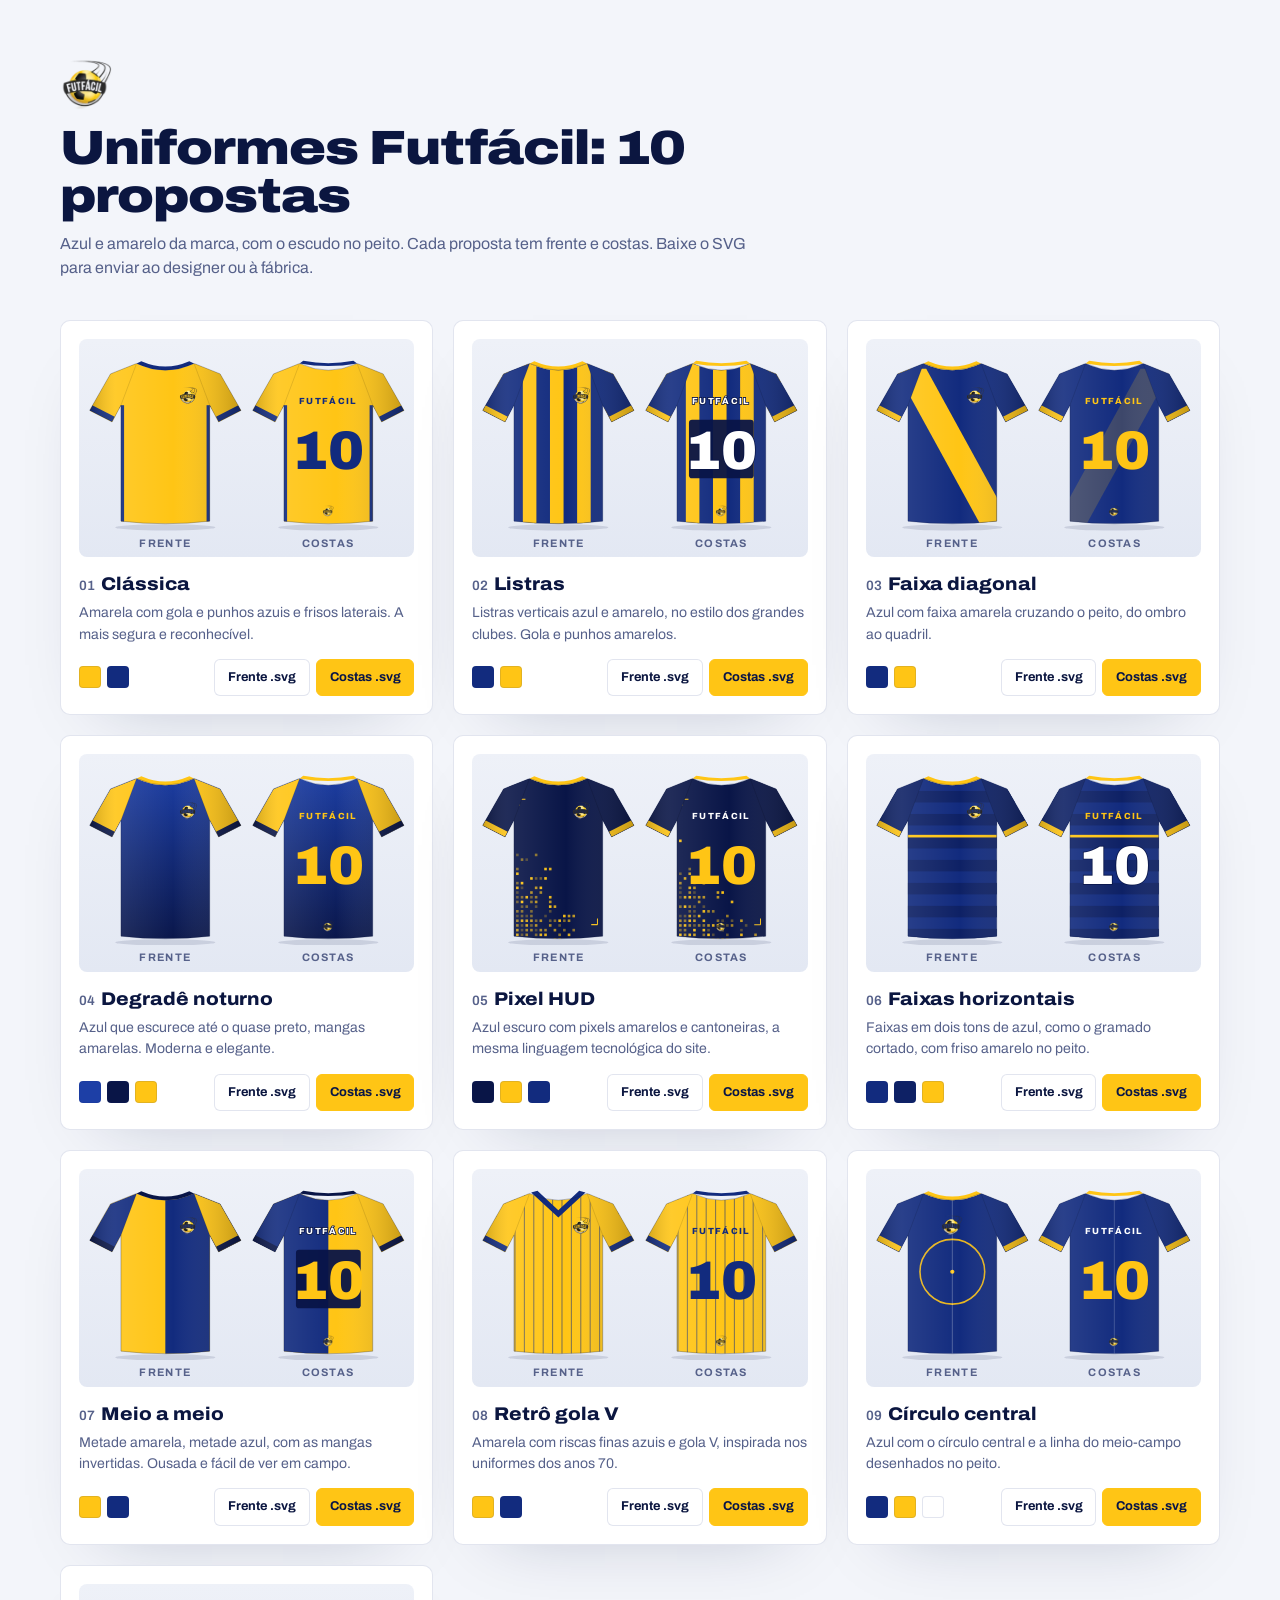
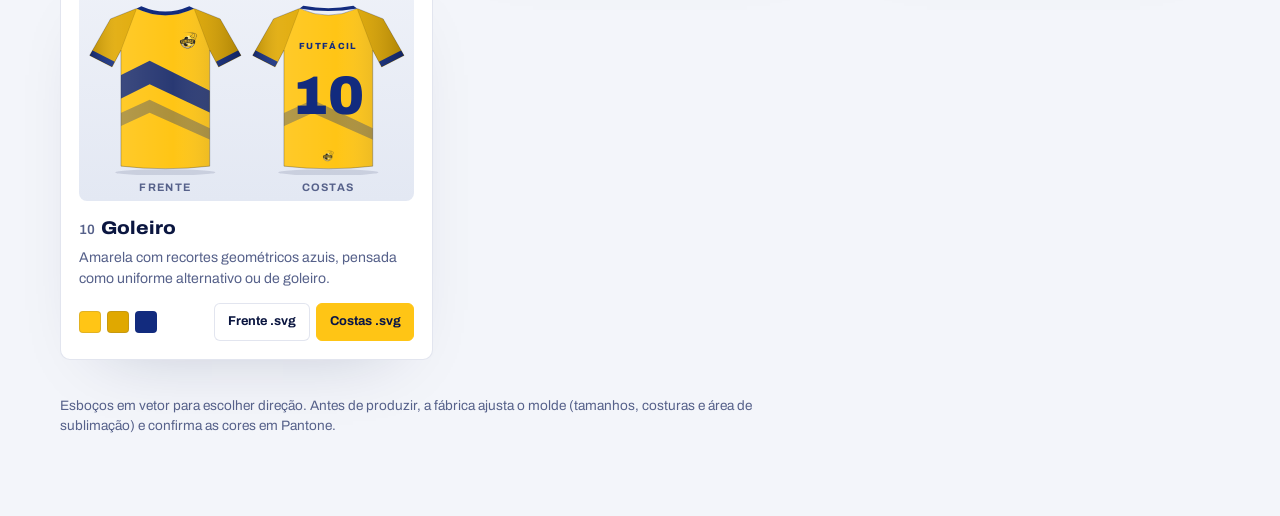
<file: uniformes/index.html>
<!doctype html>
<html lang="pt-BR">
<head>
  <meta charset="utf-8">
  <meta name="viewport" content="width=device-width, initial-scale=1">
  <title>Uniformes Futfácil: propostas</title>
  <link rel="icon" type="image/png" sizes="32x32" href="../assets/img/favicon-32.png">
  <link rel="preconnect" href="https://fonts.googleapis.com">
  <link rel="preconnect" href="https://fonts.gstatic.com" crossorigin>
  <link rel="stylesheet" href="https://fonts.googleapis.com/css2?family=Archivo:wdth,wght@62..125,100..900&display=swap">
  <style>
    :root {
      --yellow: #ffc515;
      --blue: #122b7e;
      --blue-700: #0e2165;
      --blue-900: #091547;
      --bg: #f3f5fa;
      --fg: #0b1640;
      --muted: #56618a;
      --line: rgba(18, 43, 126, .12);
    }
    * { box-sizing: border-box; margin: 0; padding: 0; }
    body { font-family: "Archivo", system-ui, sans-serif; background: var(--bg); color: var(--fg); line-height: 1.5; }
    .wrap { max-width: 1240px; margin: 0 auto; padding: 56px clamp(16px, 4vw, 40px) 80px; }

    header { display: grid; gap: 12px; margin-bottom: 40px; max-width: 720px; }
    header img { width: 56px; height: 56px; }
    h1 { font-size: clamp(1.9rem, 1.2rem + 2.4vw, 3rem); font-weight: 900; font-variation-settings: "wdth" 118; line-height: 1; letter-spacing: -.02em; }
    header p { color: var(--muted); }

    .grid { display: grid; gap: 20px; grid-template-columns: repeat(auto-fill, minmax(360px, 1fr)); }
    .card {
      display: grid;
      gap: 14px;
      padding: 18px;
      background: #fff;
      border: 1px solid var(--line);
      border-radius: 10px;
      box-shadow: 0 30px 70px -45px rgba(11, 22, 64, .25);
    }
    .stage {
      display: grid;
      grid-template-columns: 1fr 1fr;
      gap: 6px;
      padding: 14px 8px 6px;
      border-radius: 8px;
      background: linear-gradient(180deg, #eef1f8, #e3e8f3);
    }
    .stage figure { display: grid; justify-items: center; gap: 4px; }
    .stage svg { width: 100%; height: auto; display: block; }
    .stage figcaption { font-size: .68rem; font-weight: 700; letter-spacing: .12em; text-transform: uppercase; color: var(--muted); }
    .meta { display: grid; gap: 4px; }
    .meta h2 { font-size: 1.15rem; font-weight: 800; font-variation-settings: "wdth" 110; }
    .meta h2 span { color: var(--muted); font-weight: 600; font-variation-settings: normal; font-size: .85rem; margin-right: 6px; }
    .meta p { font-size: .88rem; color: var(--muted); }
    .foot { display: flex; align-items: center; justify-content: space-between; gap: 10px; flex-wrap: wrap; }
    .swatches { display: flex; gap: 6px; }
    .swatches i { width: 22px; height: 22px; border-radius: 4px; border: 1px solid var(--line); }
    .actions { display: flex; gap: 6px; }
    .btn {
      font: inherit; font-size: .8rem; font-weight: 700;
      padding: .5rem .8rem;
      border-radius: 6px;
      border: 1px solid var(--line);
      background: #fff;
      color: var(--fg);
      cursor: pointer;
    }
    .btn:hover { border-color: var(--blue); }
    .btn--primary { background: var(--yellow); border-color: var(--yellow); color: var(--blue-900); }
    .btn--primary:hover { border-color: var(--blue-900); }
    .note { margin-top: 36px; font-size: .85rem; color: var(--muted); max-width: 720px; }
    @media (max-width: 420px) { .grid { grid-template-columns: 1fr; } }
  </style>
</head>
<body>
  <div class="wrap">
    <header>
      <img src="escudo.png" alt="Escudo Futfácil">
      <h1>Uniformes Futfácil: 10 propostas</h1>
      <p>Azul e amarelo da marca, com o escudo no peito. Cada proposta tem frente e costas. Baixe o SVG para enviar ao designer ou à fábrica.</p>
    </header>

    <main class="grid" id="grid"></main>

    <p class="note">Esboços em vetor para escolher direção. Antes de produzir, a fábrica ajusta o molde (tamanhos, costuras e área de sublimação) e confirma as cores em Pantone.</p>
  </div>

  <script>
    const C = {
      yellow: "#ffc515", yellowDark: "#e0a800",
      blue: "#122b7e", blueMid: "#1d3fa6", blue700: "#0e2165", blue900: "#091547",
      white: "#ffffff",
    };

    // Molde da camisa (viewBox 0 0 300 340)
    const SHAPE = "M95 20 Q150 46 205 20 L255 40 L295 110 L252 132 L235 100 L235 322 Q150 332 65 322 L65 100 L48 132 L5 110 L45 40 Z";
    const SLEEVE_L = "M45 40 L95 20 L65 100 L48 132 L5 110 Z";
    const SLEEVE_R = "M255 40 L205 20 L235 100 L252 132 L295 110 Z";
    const CUFF_L = "M5 110 L48 132 L53 122 L10 100 Z";
    const CUFF_R = "M295 110 L252 132 L247 122 L290 100 Z";
    const COLLAR_FRONT = "M95 20 Q150 46 205 20 L196 16 Q150 36 104 16 Z";
    const COLLAR_BACK = "M95 20 Q150 30 205 20 L198 15 Q150 24 102 15 Z";
    const COLLAR_V = "M98 18 L150 66 L202 18 L190 15 L150 52 L110 15 Z";

    let crest = "escudo.png"; // vira data URL ao carregar (SVG baixado fica completo)

    // gerador determinístico (padrões iguais sempre)
    const rng = (seed) => () => (seed = (seed * 16807) % 2147483647) / 2147483647;

    const DESIGNS = [
      {
        name: "Clássica", desc: "Amarela com gola e punhos azuis e frisos laterais. A mais segura e reconhecível.",
        swatches: [C.yellow, C.blue],
        base: C.yellow, sleeves: C.yellow, collar: C.blue, cuffs: C.blue,
        pattern: () => `<rect x="62" y="100" width="9" height="230" fill="${C.blue}"/><rect x="229" y="100" width="9" height="230" fill="${C.blue}"/>`,
        number: C.blue, name2: C.blue,
      },
      {
        name: "Listras", desc: "Listras verticais azul e amarelo, no estilo dos grandes clubes. Gola e punhos amarelos.",
        swatches: [C.blue, C.yellow],
        base: C.blue, sleeves: C.blue, collar: C.yellow, cuffs: C.yellow,
        pattern: () => { let s = ""; for (let x = 30; x < 300; x += 52) s += `<rect x="${x}" y="0" width="26" height="340" fill="${C.yellow}"/>`; return s; },
        number: C.white, numberStroke: C.blue900, name2: C.white, nameStroke: C.blue900, panel: C.blue900,
      },
      {
        name: "Faixa diagonal", desc: "Azul com faixa amarela cruzando o peito, do ombro ao quadril.",
        swatches: [C.blue, C.yellow],
        base: C.blue, sleeves: C.blue, collar: C.yellow, cuffs: C.yellow,
        pattern: () => `<polygon points="40,30 100,30 270,340 210,340" fill="${C.yellow}"/>`,
        patternBack: () => `<polygon points="260,30 200,30 30,340 90,340" fill="${C.yellow}" opacity=".18"/>`,
        number: C.yellow, name2: C.yellow,
      },
      {
        name: "Degradê noturno", desc: "Azul que escurece até o quase preto, mangas amarelas. Moderna e elegante.",
        swatches: [C.blueMid, C.blue900, C.yellow],
        base: "url(#grad-night)", sleeves: C.yellow, collar: C.yellow, cuffs: C.blue900,
        defs: `<linearGradient id="grad-night" x1="0" y1="0" x2="0" y2="1"><stop offset="0" stop-color="${C.blueMid}"/><stop offset="1" stop-color="${C.blue900}"/></linearGradient>`,
        number: C.yellow, name2: C.yellow,
      },
      {
        name: "Pixel HUD", desc: "Azul escuro com pixels amarelos e cantoneiras, a mesma linguagem tecnológica do site.",
        swatches: [C.blue900, C.yellow, C.blue],
        base: C.blue900, sleeves: C.blue900, collar: C.yellow, cuffs: C.yellow,
        pattern: (side) => {
          const r = rng(side === "back" ? 97 : 41); let s = "";
          for (let y = 110; y < 330; y += 9) for (let x = 60; x < 240; x += 9) {
            const d = (x - 60) / 180 + (330 - y) / 220;           // mais denso embaixo e à direita
            if (r() < Math.max(0, 1.05 - d)) s += `<rect x="${x}" y="${y}" width="5" height="5" fill="${C.yellow}" opacity="${(0.25 + r() * 0.75).toFixed(2)}"/>`;
          }
          return s + `<path d="M75 60 h12 M75 60 v12 M225 300 h-12 M225 300 v-12" stroke="${C.yellow}" stroke-width="2" fill="none"/>`;
        },
        number: C.yellow, name2: C.white,
      },
      {
        name: "Faixas horizontais", desc: "Faixas em dois tons de azul, como o gramado cortado, com friso amarelo no peito.",
        swatches: [C.blue, C.blue700, C.yellow],
        base: C.blue, sleeves: C.blue700, collar: C.yellow, cuffs: C.yellow,
        pattern: () => { let s = ""; for (let y = 0; y < 340; y += 44) s += `<rect x="0" y="${y}" width="300" height="22" fill="${C.blue700}"/>`; return s + `<rect x="0" y="128" width="300" height="5" fill="${C.yellow}"/>`; },
        number: C.white, numberStroke: C.blue900, name2: C.yellow,
      },
      {
        name: "Meio a meio", desc: "Metade amarela, metade azul, com as mangas invertidas. Ousada e fácil de ver em campo.",
        swatches: [C.yellow, C.blue],
        base: C.yellow, sleevesL: C.blue, sleevesR: C.yellow, collar: C.blue900, cuffs: C.blue900,
        pattern: (side) => `<rect x="${side === "back" ? 0 : 150}" y="0" width="150" height="340" fill="${C.blue}"/>`,
        number: C.yellow, name2: C.white, nameStroke: C.blue900, panel: C.blue900,
      },
      {
        name: "Retrô gola V", desc: "Amarela com riscas finas azuis e gola V, inspirada nos uniformes dos anos 70.",
        swatches: [C.yellow, C.blue],
        base: C.yellow, sleeves: C.yellow, collar: null, collarV: C.blue, cuffs: C.blue,
        pattern: () => { let s = ""; for (let x = 12; x < 300; x += 18) s += `<rect x="${x}" y="0" width="2" height="340" fill="${C.blue}" opacity=".55"/>`; return s; },
        number: C.blue, name2: C.blue,
      },
      {
        name: "Círculo central", desc: "Azul com o círculo central e a linha do meio-campo desenhados no peito.",
        swatches: [C.blue, C.yellow, C.white],
        base: C.blue, sleeves: C.blue, collar: C.yellow, cuffs: C.yellow,
        pattern: (side) => side === "back"
          ? `<line x1="150" y1="0" x2="150" y2="340" stroke="${C.white}" stroke-width="2" opacity=".18"/>`
          : `<circle cx="150" cy="170" r="62" fill="none" stroke="${C.yellow}" stroke-width="3" opacity=".9"/><circle cx="150" cy="170" r="4" fill="${C.yellow}"/><line x1="150" y1="0" x2="150" y2="340" stroke="${C.white}" stroke-width="2" opacity=".25"/>`,
        crestAt: "center",
        number: C.yellow, name2: C.white,
      },
      {
        name: "Goleiro", desc: "Amarela com recortes geométricos azuis, pensada como uniforme alternativo ou de goleiro.",
        swatches: [C.yellow, C.yellowDark, C.blue],
        base: C.yellow, sleeves: C.yellowDark, collar: C.blue, cuffs: C.blue,
        patternBack: () => `<polygon points="0,250 120,195 300,280 300,300 120,220 0,275" fill="${C.blue}" opacity=".35"/>`,
        pattern: () => `<polygon points="0,180 120,120 300,210 300,250 120,165 0,225" fill="${C.blue}" opacity=".9"/><polygon points="0,250 120,195 300,280 300,300 120,220 0,275" fill="${C.blue}" opacity=".35"/>`,
        number: C.blue, name2: C.blue,
      },
    ];

    function jersey(d, side, i) {
      const id = `j${i}${side}`;
      const sleeveL = d.sleevesL || d.sleeves, sleeveR = d.sleevesR || d.sleeves;
      const pat = side === "back" && d.patternBack ? d.patternBack() : (d.pattern ? d.pattern(side) : "");
      const crestFront = d.crestAt === "center"
        ? `<image href="${crest}" x="128" y="58" width="44" height="45"/>`
        : `<image href="${crest}" x="176" y="62" width="38" height="39"/>`;
      const panel = d.panel ? `<rect x="88" y="128" width="124" height="112" rx="6" fill="${d.panel}" opacity=".95"/>` : "";
      const numStroke = d.numberStroke ? `stroke="${d.numberStroke}" stroke-width="3" paint-order="stroke"` : "";
      const front = side === "front";
      return `<svg xmlns="http://www.w3.org/2000/svg" xmlns:xlink="http://www.w3.org/1999/xlink" viewBox="0 0 300 340" role="img" aria-label="${d.name}, ${front ? "frente" : "costas"}">
        <defs>
          <clipPath id="${id}c"><path d="${SHAPE}"/></clipPath>
          <linearGradient id="${id}s" x1="0" y1="0" x2="1" y2="0">
            <stop offset="0" stop-color="#000" stop-opacity=".22"/><stop offset=".18" stop-color="#fff" stop-opacity=".10"/>
            <stop offset=".55" stop-color="#fff" stop-opacity="0"/><stop offset="1" stop-color="#000" stop-opacity=".25"/>
          </linearGradient>
          ${d.defs || ""}
        </defs>
        <ellipse cx="150" cy="334" rx="96" ry="6" fill="#0b1640" opacity=".12"/>
        <g clip-path="url(#${id}c)">
          <rect width="300" height="340" fill="${d.base}"/>
          ${pat}
          <path d="${SLEEVE_L}" fill="${sleeveL}"/>
          <path d="${SLEEVE_R}" fill="${sleeveR}"/>
          ${d.cuffs ? `<path d="${CUFF_L}" fill="${d.cuffs}"/><path d="${CUFF_R}" fill="${d.cuffs}"/>` : ""}
          <!-- volume do tecido -->
          <rect width="300" height="340" fill="url(#${id}s)"/>
          <path d="M65 100 L95 20 M235 100 L205 20" stroke="#000" stroke-opacity=".15" stroke-width="1.5" fill="none"/>
        </g>
        ${front
          ? (d.collarV ? `<path d="${COLLAR_V}" fill="${d.collarV}"/>` : `<path d="${COLLAR_FRONT}" fill="${d.collar}"/>`)
          : `<path d="${COLLAR_BACK}" fill="${d.collar || d.collarV}"/>`}
        <path d="${SHAPE}" fill="none" stroke="#0b1640" stroke-opacity=".35" stroke-width="1.5" stroke-linejoin="round"/>
        ${front ? crestFront : `
          ${panel}
          <text x="150" y="98" text-anchor="middle" font-family="Archivo, sans-serif" font-weight="800" font-size="17" letter-spacing="2.5" fill="${d.name2}" ${d.nameStroke ? `stroke="${d.nameStroke}" stroke-width="3" paint-order="stroke"` : ""}>FUTFÁCIL</text>
          <text x="150" y="222" text-anchor="middle" font-family="Archivo, sans-serif" font-weight="900" font-size="104" fill="${d.number}" ${numStroke} style="font-variation-settings:'wdth' 100">10</text>
          <image href="${crest}" x="138" y="290" width="24" height="25"/>`}
      </svg>`;
    }

    function render() {
      document.getElementById("grid").innerHTML = DESIGNS.map((d, i) => `
        <article class="card">
          <div class="stage">
            <figure>${jersey(d, "front", i)}<figcaption>Frente</figcaption></figure>
            <figure>${jersey(d, "back", i)}<figcaption>Costas</figcaption></figure>
          </div>
          <div class="meta">
            <h2><span>${String(i + 1).padStart(2, "0")}</span>${d.name}</h2>
            <p>${d.desc}</p>
          </div>
          <div class="foot">
            <div class="swatches">${d.swatches.map((c) => `<i style="background:${c}" title="${c}"></i>`).join("")}</div>
            <div class="actions">
              <button class="btn" type="button" data-dl="${i}" data-side="front">Frente .svg</button>
              <button class="btn btn--primary" type="button" data-dl="${i}" data-side="back">Costas .svg</button>
            </div>
          </div>
        </article>`).join("");
    }

    document.addEventListener("click", (e) => {
      const b = e.target.closest("[data-dl]");
      if (!b) return;
      const i = Number(b.dataset.dl), side = b.dataset.side, d = DESIGNS[i];
      const blob = new Blob([jersey(d, side, i)], { type: "image/svg+xml" });
      const a = document.createElement("a");
      a.href = URL.createObjectURL(blob);
      a.download = `uniforme-${String(i + 1).padStart(2, "0")}-${d.name.toLowerCase().normalize("NFD").replace(/[̀-ͯ]/g, "").replace(/\s+/g, "-")}-${side === "front" ? "frente" : "costas"}.svg`;
      a.click();
      setTimeout(() => URL.revokeObjectURL(a.href), 1000);
    });

    // embute o escudo como data URL: o SVG baixado já leva a imagem junto
    fetch(crest).then((r) => r.blob()).then((bl) => new Promise((ok) => { const fr = new FileReader(); fr.onload = () => ok(fr.result); fr.readAsDataURL(bl); }))
      .then((url) => { crest = url; render(); })
      .catch(render);
    render();
  </script>
</body>
</html>
</file>
